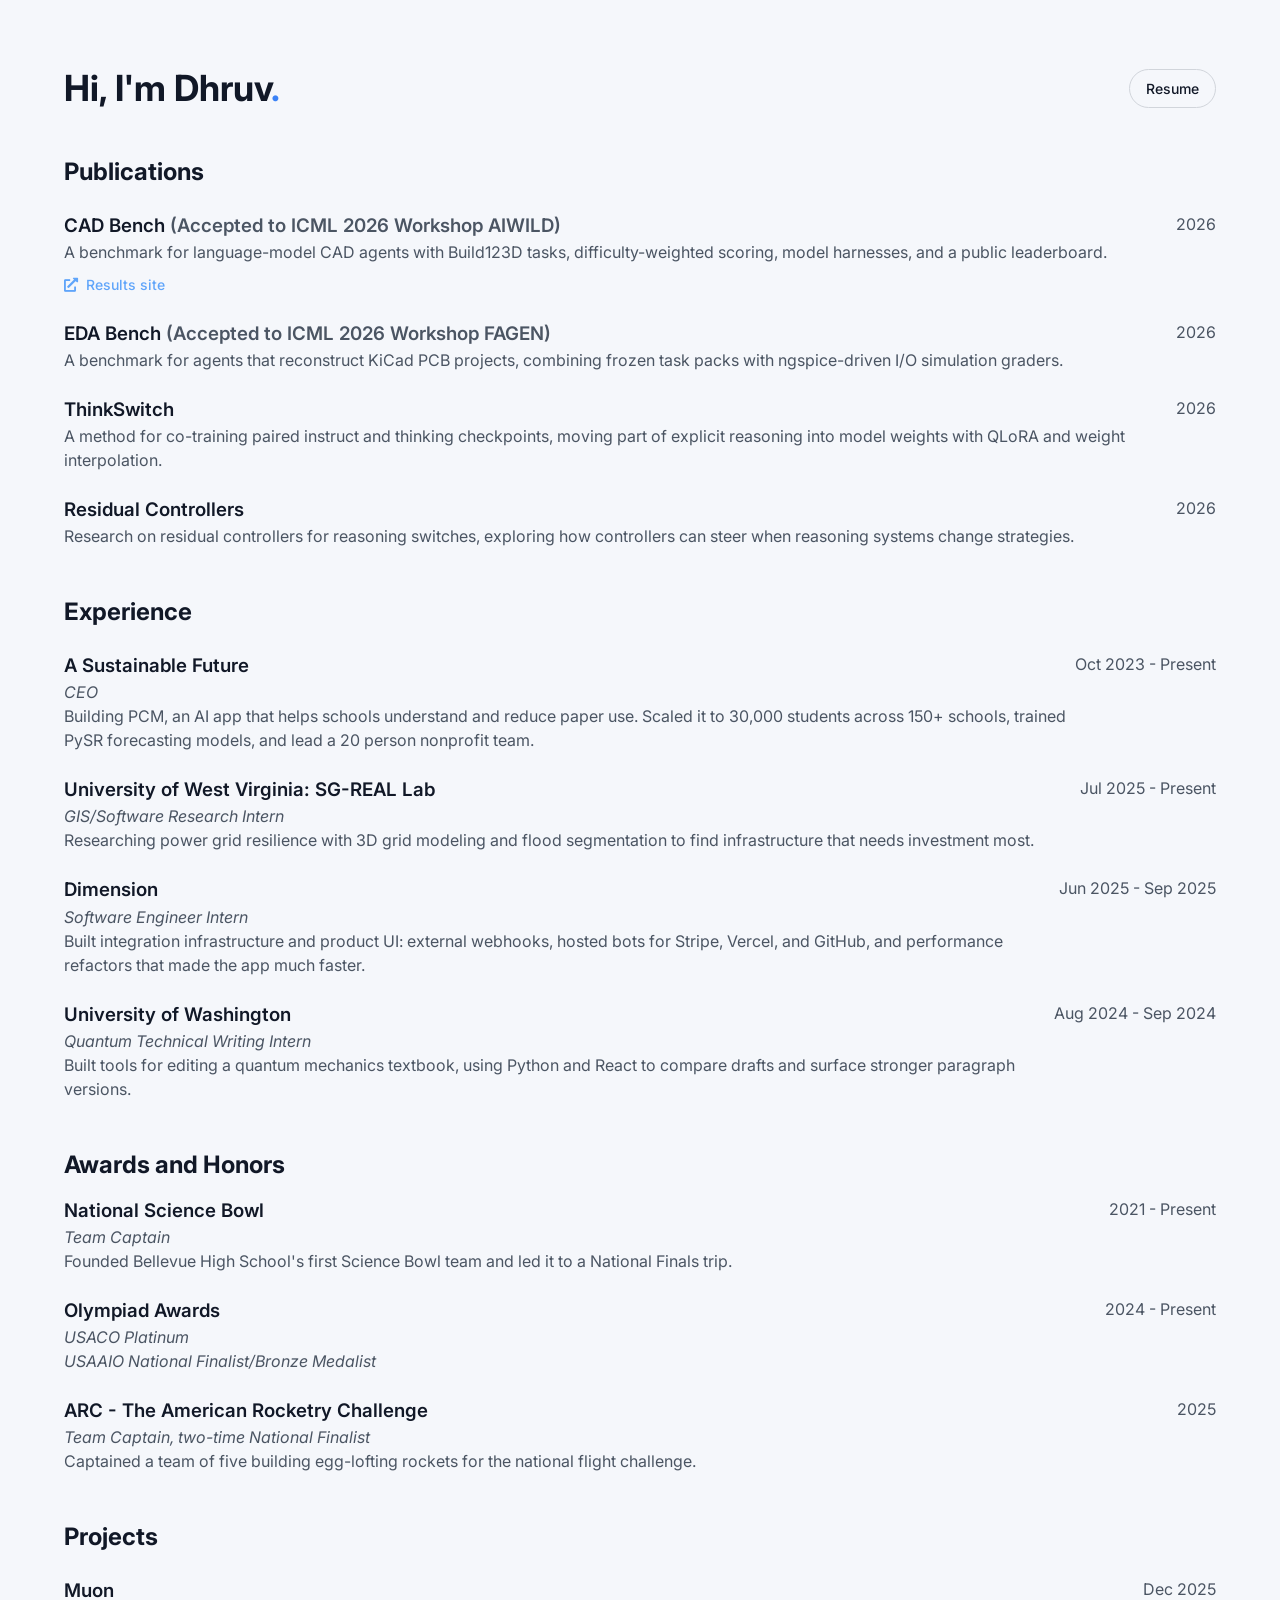
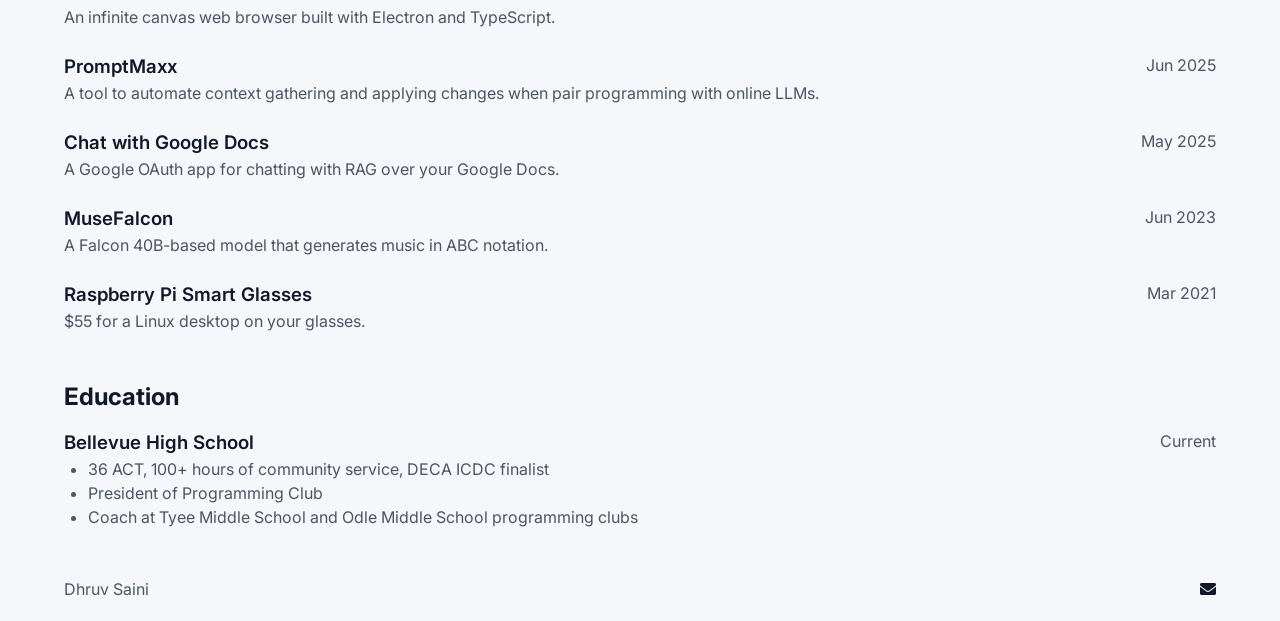
<file: index.html>
<!DOCTYPE html>
<html lang="en">
<head>
    <meta charset="UTF-8" />
    <meta name="viewport" content="width=device-width, initial-scale=1.0"/>
    <meta name="color-scheme" content="light dark" />
    <title>Dhruv</title>
    <link rel="stylesheet" href="styles.css"/>
    <link rel="stylesheet" href="https://cdnjs.cloudflare.com/ajax/libs/font-awesome/5.15.3/css/all.min.css"/>
    <link href="https://fonts.googleapis.com/css2?family=Inter:wght@400;500;600;700&display=swap" rel="stylesheet"/>
    <style>
        :root {
            color-scheme: light dark;
            --bg: #f5f7fb;
            --text: #111827;
            --muted: #4b5563;
            --body-copy: #374151;
            --surface-border: #d1d5db;
            --accent: #2563eb;
        }

        @media (prefers-color-scheme: dark) {
            :root {
                --bg: #000000;
                --text: #ffffff;
                --muted: #9ca3af;
                --body-copy: #d1d5db;
                --surface-border: #374151;
                --accent: #60a5fa;
            }
        }

        body {
            font-family: 'Inter', sans-serif;
            background: var(--bg);
            color: var(--text);
        }

        .page-shell {
            max-width: 72rem;
            margin: 0 auto;
            padding-top: 1.25rem;
            padding-bottom: 1.25rem;
        }

        .nav-button {
            display: inline-flex;
            align-items: center;
            border: 1px solid var(--surface-border);
            border-radius: 9999px;
            padding: 0.5rem 1rem;
            font-size: 0.875rem;
            font-weight: 500;
            color: var(--text);
            transition: color 0.2s ease, border-color 0.2s ease;
        }

        .nav-button:hover {
            color: var(--accent);
            border-color: var(--accent);
        }

        .text-gray-400 {
            color: var(--muted) !important;
        }

        .entry-subtitle {
            font-style: italic;
        }

    </style>
</head>
<body class="pt-12 px-6 sm:px-10 lg:px-16">
  <div class="page-shell">
      <header class="mb-12 flex flex-col gap-4 sm:flex-row sm:items-center sm:justify-between">
        <div class="text-4xl font-bold">Hi, I'm Dhruv<span class="text-blue-500">.</span></div>
        <div class="flex items-center gap-4">
          <a
            href="dhruv_resume.pdf"
            class="nav-button"
          >
            Resume
          </a>
        </div>
      </header>

      <!-- Publications -->
      <div class="mt-12">
        <h2 class="text-2xl font-bold">Publications</h2>
        <div class="mt-4">

          <div class="flex justify-between items-start mt-6">
            <div>
              <h3 class="font-semibold">
                <a href="https://cdn.jsdelivr.net/gh/CAD-bench/cad-bench@main/paper/main.pdf" target="_blank" rel="noopener noreferrer" class="hover:text-blue-400 transition-colors">CAD Bench</a>
                <span class="text-gray-400">
                  (Accepted to
                  <a href="https://agentwild-workshop.github.io/icml2026/" target="_blank" rel="noopener noreferrer" class="hover:text-blue-400 transition-colors">ICML 2026 Workshop AIWILD</a>)
                </span>
              </h3>
              <p class="text-gray-400">A benchmark for language-model CAD agents with Build123D tasks, difficulty-weighted scoring, model harnesses, and a public leaderboard.</p>
              <div class="mt-2">
                <a href="https://cad-bench.github.io/" target="_blank" rel="noopener noreferrer" class="inline-flex items-center text-sm font-medium text-blue-400 hover:text-blue-300 hover:underline">
                  <i class="fas fa-external-link-alt mr-2"></i>
                  Results site
                </a>
              </div>
            </div>
            <div class="text-gray-400 whitespace-nowrap">2026</div>
          </div>

          <div class="flex justify-between items-start mt-6">
            <div>
              <h3 class="font-semibold">
                <a href="https://cdn.jsdelivr.net/gh/EDA-bench/eda-bench@master/paper/main.pdf" target="_blank" rel="noopener noreferrer" class="hover:text-blue-400 transition-colors">EDA Bench</a>
                <span class="text-gray-400">
                  (Accepted to
                  <a href="https://fagen-workshop.github.io/" target="_blank" rel="noopener noreferrer" class="hover:text-blue-400 transition-colors">ICML 2026 Workshop FAGEN</a>)
                </span>
              </h3>
              <p class="text-gray-400">A benchmark for agents that reconstruct KiCad PCB projects, combining frozen task packs with ngspice-driven I/O simulation graders.</p>
            </div>
            <div class="text-gray-400 whitespace-nowrap">2026</div>
          </div>

          <div class="flex justify-between items-start mt-6">
            <div>
              <h3 class="font-semibold">
                <a href="https://arxiv.org/abs/2606.01080" target="_blank" rel="noopener noreferrer" class="hover:text-blue-400 transition-colors">ThinkSwitch</a>
              </h3>
              <p class="text-gray-400">A method for co-training paired instruct and thinking checkpoints, moving part of explicit reasoning into model weights with QLoRA and weight interpolation.</p>
            </div>
            <div class="text-gray-400 whitespace-nowrap">2026</div>
          </div>

          <div class="flex justify-between items-start mt-6">
            <div>
              <h3 class="font-semibold">
                <a href="https://cdn.jsdelivr.net/gh/oof-baroomf/residual-controllers@master/paper/main.pdf" target="_blank" rel="noopener noreferrer" class="hover:text-blue-400 transition-colors">Residual Controllers</a>
              </h3>
              <p class="text-gray-400">Research on residual controllers for reasoning switches, exploring how controllers can steer when reasoning systems change strategies.</p>
            </div>
            <div class="text-gray-400 whitespace-nowrap">2026</div>
          </div>

        </div>
      </div>

      <!-- Experience -->
      <div class="mt-12">
        <h2 class="text-2xl font-bold">Experience</h2>
        <div class="mt-4">

          <div class="flex justify-between items-start mt-6">
            <div>
              <h3 class="font-semibold">A Sustainable Future</h3>
              <p class="text-gray-400 entry-subtitle">CEO</p>
              <p class="text-gray-400">Building PCM, an AI app that helps schools understand and reduce paper use. Scaled it to 30,000 students across 150+ schools, trained PySR forecasting models, and lead a 20 person nonprofit team.</p>
            </div>
            <div class="text-gray-400 whitespace-nowrap">Oct 2023 - Present</div>
          </div>

          <div class="flex justify-between items-start mt-6">
            <div>
              <h3 class="font-semibold">University of West Virginia: SG-REAL Lab</h3>
              <p class="text-gray-400 entry-subtitle">GIS/Software Research Intern</p>
              <p class="text-gray-400">Researching power grid resilience with 3D grid modeling and flood segmentation to find infrastructure that needs investment most.</p>
            </div>
            <div class="text-gray-400 whitespace-nowrap">Jul 2025 - Present</div>
          </div>

          <div class="flex justify-between items-start mt-6">
            <div>
              <h3 class="font-semibold">Dimension</h3>
              <p class="text-gray-400 entry-subtitle">Software Engineer Intern</p>
              <p class="text-gray-400">Built integration infrastructure and product UI: external webhooks, hosted bots for Stripe, Vercel, and GitHub, and performance refactors that made the app much faster.</p>
            </div>
            <div class="text-gray-400 whitespace-nowrap">Jun 2025 - Sep 2025</div>
          </div>

          <div class="flex justify-between items-start mt-6">
            <div>
              <h3 class="font-semibold">University of Washington</h3>
              <p class="text-gray-400 entry-subtitle">Quantum Technical Writing Intern</p>
              <p class="text-gray-400">Built tools for editing a quantum mechanics textbook, using Python and React to compare drafts and surface stronger paragraph versions.</p>
            </div>
            <div class="text-gray-400 whitespace-nowrap">Aug 2024 - Sep 2024</div>
          </div>

        </div>
      </div>

      <!-- Awards -->
      <div class="mt-12">
        <h2 class="text-2xl font-bold">Awards and Honors</h2>
        <div class="mt-4">
          <div class="flex justify-between items-start">
            <div>
              <h3 class="font-semibold">National Science Bowl</h3>
              <p class="text-gray-400 entry-subtitle">Team Captain</p>
              <p class="text-gray-400">Founded Bellevue High School's first Science Bowl team and led it to a National Finals trip.</p>
            </div>
            <div class="text-gray-400 whitespace-nowrap">2021 - Present</div>
          </div>

          <div class="flex justify-between items-start mt-6">
            <div>
              <h3 class="font-semibold">Olympiad Awards</h3>
              <p class="text-gray-400 entry-subtitle">USACO Platinum<br />USAAIO National Finalist/Bronze Medalist</p>
            </div>
            <div class="text-gray-400 whitespace-nowrap">2024 - Present</div>
          </div>

          <div class="flex justify-between items-start mt-6">
            <div>
              <h3 class="font-semibold">ARC - The American Rocketry Challenge</h3>
              <p class="text-gray-400 entry-subtitle">Team Captain, two-time National Finalist</p>
              <p class="text-gray-400">Captained a team of five building egg-lofting rockets for the national flight challenge.</p>
            </div>
            <div class="text-gray-400 whitespace-nowrap">2025</div>
          </div>
        </div>
      </div>

      <!-- Projects -->
      <div class="mt-12">
        <h2 class="text-2xl font-bold">Projects</h2>
        <div class="mt-4">

          <div class="flex justify-between items-start mt-6">
            <div>
              <h3 class="font-semibold">
                <a href="https://github.com/oof-baroomf/muon/" target="_blank" rel="noopener noreferrer" class="hover:text-blue-400 transition-colors">Muon</a>
              </h3>
              <p class="text-gray-400">An infinite canvas web browser built with Electron and TypeScript.</p>
            </div>
            <div class="text-gray-400 whitespace-nowrap">Dec 2025</div>
          </div>

          <div class="flex justify-between items-start mt-6">
            <div>
              <h3 class="font-semibold">
                <a href="https://github.com/oof-baroomf/promptmaxx" target="_blank" rel="noopener noreferrer" class="hover:text-blue-400 transition-colors">PromptMaxx</a>
              </h3>
              <p class="text-gray-400">A tool to automate context gathering and applying changes when pair programming with online LLMs.</p>
            </div>
            <div class="text-gray-400 whitespace-nowrap">Jun 2025</div>
          </div>

          <div class="flex justify-between items-start mt-6">
            <div>
              <h3 class="font-semibold">
                <a href="https://github.com/oof-baroomf/chat-google-docs" target="_blank" rel="noopener noreferrer" class="hover:text-blue-400 transition-colors">Chat with Google Docs</a>
              </h3>
              <p class="text-gray-400">A Google OAuth app for chatting with RAG over your Google Docs.</p>
            </div>
            <div class="text-gray-400 whitespace-nowrap">May 2025</div>
          </div>

          <div class="flex justify-between items-start mt-6">
            <div>
              <h3 class="font-semibold">
                <a href="https://huggingface.co/oof-baroomf/MuseGPT" target="_blank" rel="noopener noreferrer" class="hover:text-blue-400 transition-colors">MuseFalcon</a>
              </h3>
              <p class="text-gray-400">A Falcon 40B-based model that generates music in ABC notation.</p>
            </div>
            <div class="text-gray-400 whitespace-nowrap">Jun 2023</div>
          </div>

          <div class="flex justify-between items-start mt-6">
            <div>
              <h3 class="font-semibold">
                <a href="https://www.instructables.com/Powerful-Raspberry-Pi-Smart-Glasses-for-Under-50-W-1/" target="_blank" rel="noopener noreferrer" class="hover:text-blue-400 transition-colors">Raspberry Pi Smart Glasses</a>
              </h3>
              <p class="text-gray-400">$55 for a Linux desktop on your glasses.</p>
            </div>
            <div class="text-gray-400 whitespace-nowrap">Mar 2021</div>
          </div>

        </div>
      </div>

      <!-- Education -->
      <div class="mt-12">
        <h2 class="text-2xl font-bold">Education</h2>
        <div class="mt-4">
          <div class="flex justify-between items-start">
            <div>
              <h3 class="font-semibold">Bellevue High School</h3>
              <ul class="list-disc ml-6 text-gray-400">
                <li>36 ACT, 100+ hours of community service, DECA ICDC finalist</li>
                <li>President of Programming Club</li>
                <li>Coach at Tyee Middle School and Odle Middle School programming clubs</li>
              </ul>
            </div>
            <div class="text-gray-400 whitespace-nowrap">Current</div>
          </div>
        </div>
      </div>

      <!-- Footer -->
      <div class="flex justify-between items-center mt-12">
        <div class="text-gray-400">Dhruv Saini</div>
        <div class="space-x-4">
          <a href="mailto:dhruv9saini@gmail.com" aria-label="Email"><i class="fas fa-envelope"></i></a>
        </div>
      </div>
  </div>
</body>
</html>
</file>
<file: styles.css>
*,
::before,
::after {
  box-sizing: border-box;
  border-width: 0;
  border-style: solid;
  border-color: currentColor;
}

html {
  line-height: 1.5;
  -webkit-text-size-adjust: 100%;
}

body {
  margin: 0;
}

h1,
h2,
h3,
p,
ul {
  margin: 0;
}

ul {
  padding: 0;
}

a {
  color: inherit;
  text-decoration: inherit;
}

.relative {
  position: relative;
}

.z-20 {
  z-index: 20;
}

.mx-auto {
  margin-left: auto;
  margin-right: auto;
}

.mt-1 {
  margin-top: 0.25rem;
}

.mt-2 {
  margin-top: 0.5rem;
}

.mt-3 {
  margin-top: 0.75rem;
}

.mt-4 {
  margin-top: 1rem;
}

.mt-6 {
  margin-top: 1.5rem;
}

.mt-12 {
  margin-top: 3rem;
}

.mr-2 {
  margin-right: 0.5rem;
}

.mb-12 {
  margin-bottom: 3rem;
}

.ml-6 {
  margin-left: 1.5rem;
}

.block {
  display: block;
}

.inline-flex {
  display: inline-flex;
}

.flex {
  display: flex;
}

.grid {
  display: grid;
}

.h-3 {
  height: 0.75rem;
}

.w-3 {
  width: 0.75rem;
}

.grid-cols-\[3rem\,1fr\] {
  grid-template-columns: 3rem 1fr;
}

.flex-col {
  flex-direction: column;
}

.flex-wrap {
  flex-wrap: wrap;
}

.items-start {
  align-items: flex-start;
}

.items-center {
  align-items: center;
}

.justify-center {
  justify-content: center;
}

.justify-between {
  justify-content: space-between;
}

.gap-2 {
  gap: 0.5rem;
}

.gap-3 {
  gap: 0.75rem;
}

.gap-4 {
  gap: 1rem;
}

.gap-6 {
  gap: 1.5rem;
}

.space-x-4 > :not([hidden]) ~ :not([hidden]) {
  margin-left: 1rem;
}

.space-y-12 > :not([hidden]) ~ :not([hidden]) {
  margin-top: 3rem;
}

.whitespace-nowrap {
  white-space: nowrap;
}

.rounded {
  border-radius: 0.25rem;
}

.rounded-full {
  border-radius: 9999px;
}

.border {
  border-width: 1px;
}

.border-2 {
  border-width: 2px;
}

.bg-blue-500 {
  background-color: #3b82f6;
}

.px-2 {
  padding-left: 0.5rem;
  padding-right: 0.5rem;
}

.px-6 {
  padding-left: 1.5rem;
  padding-right: 1.5rem;
}

.py-1 {
  padding-top: 0.25rem;
  padding-bottom: 0.25rem;
}

.pt-1\.5 {
  padding-top: 0.375rem;
}

.pt-12 {
  padding-top: 3rem;
}

.text-xs {
  font-size: 0.75rem;
  line-height: 1rem;
}

.text-sm {
  font-size: 0.875rem;
  line-height: 1.25rem;
}

.text-xl {
  font-size: 1.25rem;
  line-height: 1.75rem;
}

.text-2xl {
  font-size: 1.5rem;
  line-height: 2rem;
}

.text-4xl {
  font-size: 2.25rem;
  line-height: 2.5rem;
}

.font-medium {
  font-weight: 500;
}

.font-semibold {
  font-weight: 600;
}

.font-bold {
  font-weight: 700;
}

.uppercase {
  text-transform: uppercase;
}

.leading-relaxed {
  line-height: 1.625;
}

.tracking-wide {
  letter-spacing: 0.025em;
}

.text-blue-400 {
  color: #60a5fa;
}

.text-blue-500 {
  color: #3b82f6;
}

.list-disc {
  list-style-type: disc;
}

.shadow-lg {
  box-shadow:
    0 10px 15px -3px rgb(0 0 0 / 0.1),
    0 4px 6px -4px rgb(0 0 0 / 0.1);
}

.transition-colors {
  transition-property: color, background-color, border-color, text-decoration-color, fill, stroke;
  transition-duration: 150ms;
  transition-timing-function: cubic-bezier(0.4, 0, 0.2, 1);
}

.hover\:text-blue-300:hover {
  color: #93c5fd;
}

.hover\:text-blue-400:hover {
  color: #60a5fa;
}

.hover\:underline:hover {
  text-decoration-line: underline;
}

@media (min-width: 640px) {
  .sm\:flex-row {
    flex-direction: row;
  }

  .sm\:items-center {
    align-items: center;
  }

  .sm\:justify-between {
    justify-content: space-between;
  }

  .sm\:px-10 {
    padding-left: 2.5rem;
    padding-right: 2.5rem;
  }

  .sm\:text-base {
    font-size: 1rem;
    line-height: 1.5rem;
  }

  .sm\:text-2xl {
    font-size: 1.5rem;
    line-height: 2rem;
  }
}

@media (min-width: 1024px) {
  .lg\:px-16 {
    padding-left: 4rem;
    padding-right: 4rem;
  }
}
</file>
